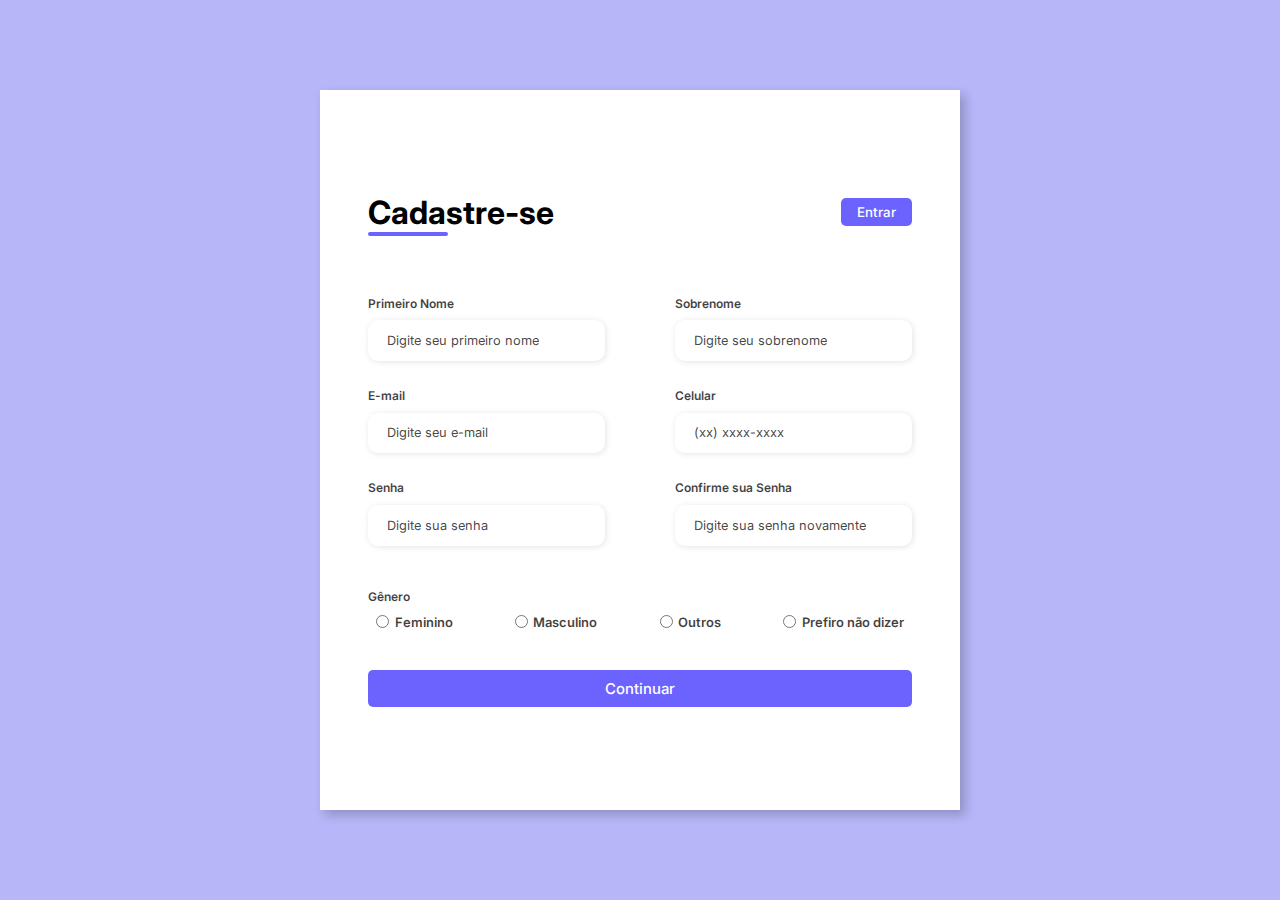
<file: Formulário de Cadastro Responsivo/index.html>
<!DOCTYPE html>
<html lang="pt-br">

<head>
    <meta charset="UTF-8">
    <meta http-equiv="X-UA-Compatible" content="IE=edge">
    <meta name="viewport" content="width=device-width, initial-scale=1.0">
    <link rel="stylesheet" href="assets/css/style.css">
    <title>Formulário de cadastro</title>
</head>

<body>
    <div class="container">
        <div class="form-image">
            <img src="assets/img/1.svg" alt="">
        </div>
        <div class="form">
            <form action="#">
                <div class="form-header">
                    <div class="title">
                        <h1>Cadastre-se</h1>
                    </div>
                    <div class="login-button">
                        <button><a href="#">Entrar</a></button>
                    </div>
                </div>

                <div class="input-group">
                    <div class="input-box">
                        <label for="firstname">Primeiro Nome</label>
                        <input id="firstname" type="text" name="firstname" placeholder="Digite seu primeiro nome" required>
                    </div>

                    <div class="input-box">
                        <label for="lastname">Sobrenome</label>
                        <input id="lastname" type="text" name="lastname" placeholder="Digite seu sobrenome" required>
                    </div>
                    <div class="input-box">
                        <label for="email">E-mail</label>
                        <input id="email" type="email" name="email" placeholder="Digite seu e-mail" required>
                    </div>

                    <div class="input-box">
                        <label for="number">Celular</label>
                        <input id="number" type="tel" name="number" placeholder="(xx) xxxx-xxxx" required>
                    </div>

                    <div class="input-box">
                        <label for="password">Senha</label>
                        <input id="password" type="password" name="password" placeholder="Digite sua senha" required>
                    </div>


                    <div class="input-box">
                        <label for="confirmPassword">Confirme sua Senha</label>
                        <input id="confirmPassword" type="password" name="confirmPassword" placeholder="Digite sua senha novamente" required>
                    </div>

                </div>

                <div class="gender-inputs">
                    <div class="gender-title">
                        <h6>Gênero</h6>
                    </div>

                    <div class="gender-group">
                        <div class="gender-input">
                            <input id="female" type="radio" name="gender">
                            <label for="female">Feminino</label>
                        </div>

                        <div class="gender-input">
                            <input id="male" type="radio" name="gender">
                            <label for="male">Masculino</label>
                        </div>

                        <div class="gender-input">
                            <input id="others" type="radio" name="gender">
                            <label for="others">Outros</label>
                        </div>

                        <div class="gender-input">
                            <input id="none" type="radio" name="gender">
                            <label for="none">Prefiro não dizer</label>
                        </div>
                    </div>
                </div>

                <div class="continue-button">
                    <button><a href="#">Continuar</a> </button>
                </div>
            </form>
        </div>
    </div>
</body>

</html>
</file>
<file: Formulário de Cadastro Responsivo/assets/css/style.css>
@import url("https://fonts.googleapis.com/css2?family=Inter:wght@200;300;400;500&family=Open+Sans:wght@300;400;500;600&display=swap");
* {
  padding: 0;
  margin: 0;
  box-sizing: border-box;
  font-family: "Inter", sans-serif;
}

body {
  width: 100%;
  height: 100vh;
  display: flex;
  justify-content: center;
  align-items: center;
  background: #0c0ce94d;
}

.container {
  width: 80%;
  height: 80vh;
  display: flex;
  box-shadow: 5px 5px 10px rgba(0, 0, 0, 0.212);
}

.form-image {
  width: 50%;
  display: flex;
  justify-content: center;
  align-items: center;
  background-color: #fde3a7d7;
  padding: 1rem;
}

.form-image img {
  width: 31rem;
}

.form {
  width: 50%;
  display: flex;
  flex-direction: column;
  justify-content: center;
  align-items: center;
  background-color: #fff;
  padding: 3rem;
}

.form-header {
  margin-bottom: 3rem;
  display: flex;
  justify-content: space-between;
}

.login-button {
  display: flex;
  align-items: center;
}

.login-button button {
  border: none;
  background-color: #6c63ff;
  padding: 0.4rem 1rem;
  border-radius: 5px;
  cursor: pointer;
}

.login-button button:hover {
  background-color: #6b63fff1;
}

.login-button button a {
  text-decoration: none;
  font-weight: 500;
  color: #fff;
}

.form-header h1::after {
  content: "";
  display: block;
  width: 5rem;
  height: 0.3rem;
  background-color: #6c63ff;
  margin: 0 auto;
  position: absolute;
  border-radius: 10px;
}

.input-group {
  display: flex;
  flex-wrap: wrap;
  justify-content: space-between;
  padding: 1rem 0;
}

.input-box {
  display: flex;
  flex-direction: column;
  margin-bottom: 1.1rem;
}

.input-box input {
  margin: 0.6rem 0;
  padding: 0.8rem 1.2rem;
  border: none;
  border-radius: 10px;
  box-shadow: 1px 1px 6px #0000001c;
  font-size: 0.8rem;
}

.input-box input:hover {
  background-color: #eeeeee75;
}

.input-box input:focus-visible {
  outline: 1px solid #6c63ff;
}

.input-box label,
.gender-title h6 {
  font-size: 0.75rem;
  font-weight: 600;
  color: #000000c0;
}

.input-box input::placeholder {
  color: #000000be;
}

.gender-group {
  display: flex;
  justify-content: space-between;
  margin-top: 0.62rem;
  padding: 0 0.5rem;
}

.gender-input {
  display: flex;
  align-items: center;
}

.gender-input input {
  margin-right: 0.35rem;
}

.gender-input label {
  font-size: 0.81rem;
  font-weight: 600;
  color: #000000c0;
}

.continue-button button {
  width: 100%;
  margin-top: 2.5rem;
  border: none;
  background-color: #6c63ff;
  padding: 0.62rem;
  border-radius: 5px;
  cursor: pointer;
}

.continue-button button:hover {
  background-color: #6b63fff1;
}

.continue-button button a {
  text-decoration: none;
  font-size: 0.93rem;
  font-weight: 500;
  color: #fff;
}

@media screen and (max-width: 1330px) {
  .form-image {
    display: none;
  }
  .container {
    width: 50%;
  }
  .form {
    width: 100%;
  }
}

@media screen and (max-width: 1064px) {
  .container {
    width: 90%;
    height: auto;
  }
  .input-group {
    flex-direction: column;
    z-index: 5;
    padding-right: 5rem;
    max-height: 10rem;
    overflow-y: scroll;
    flex-wrap: nowrap;
  }
  .gender-inputs {
    margin-top: 2rem;
  }
  .gender-group {
    flex-direction: column;
  }
  .gender-title h6 {
    margin: 0;
  }
  .gender-input {
    margin-top: 0.5rem;
  }
}
</file>
